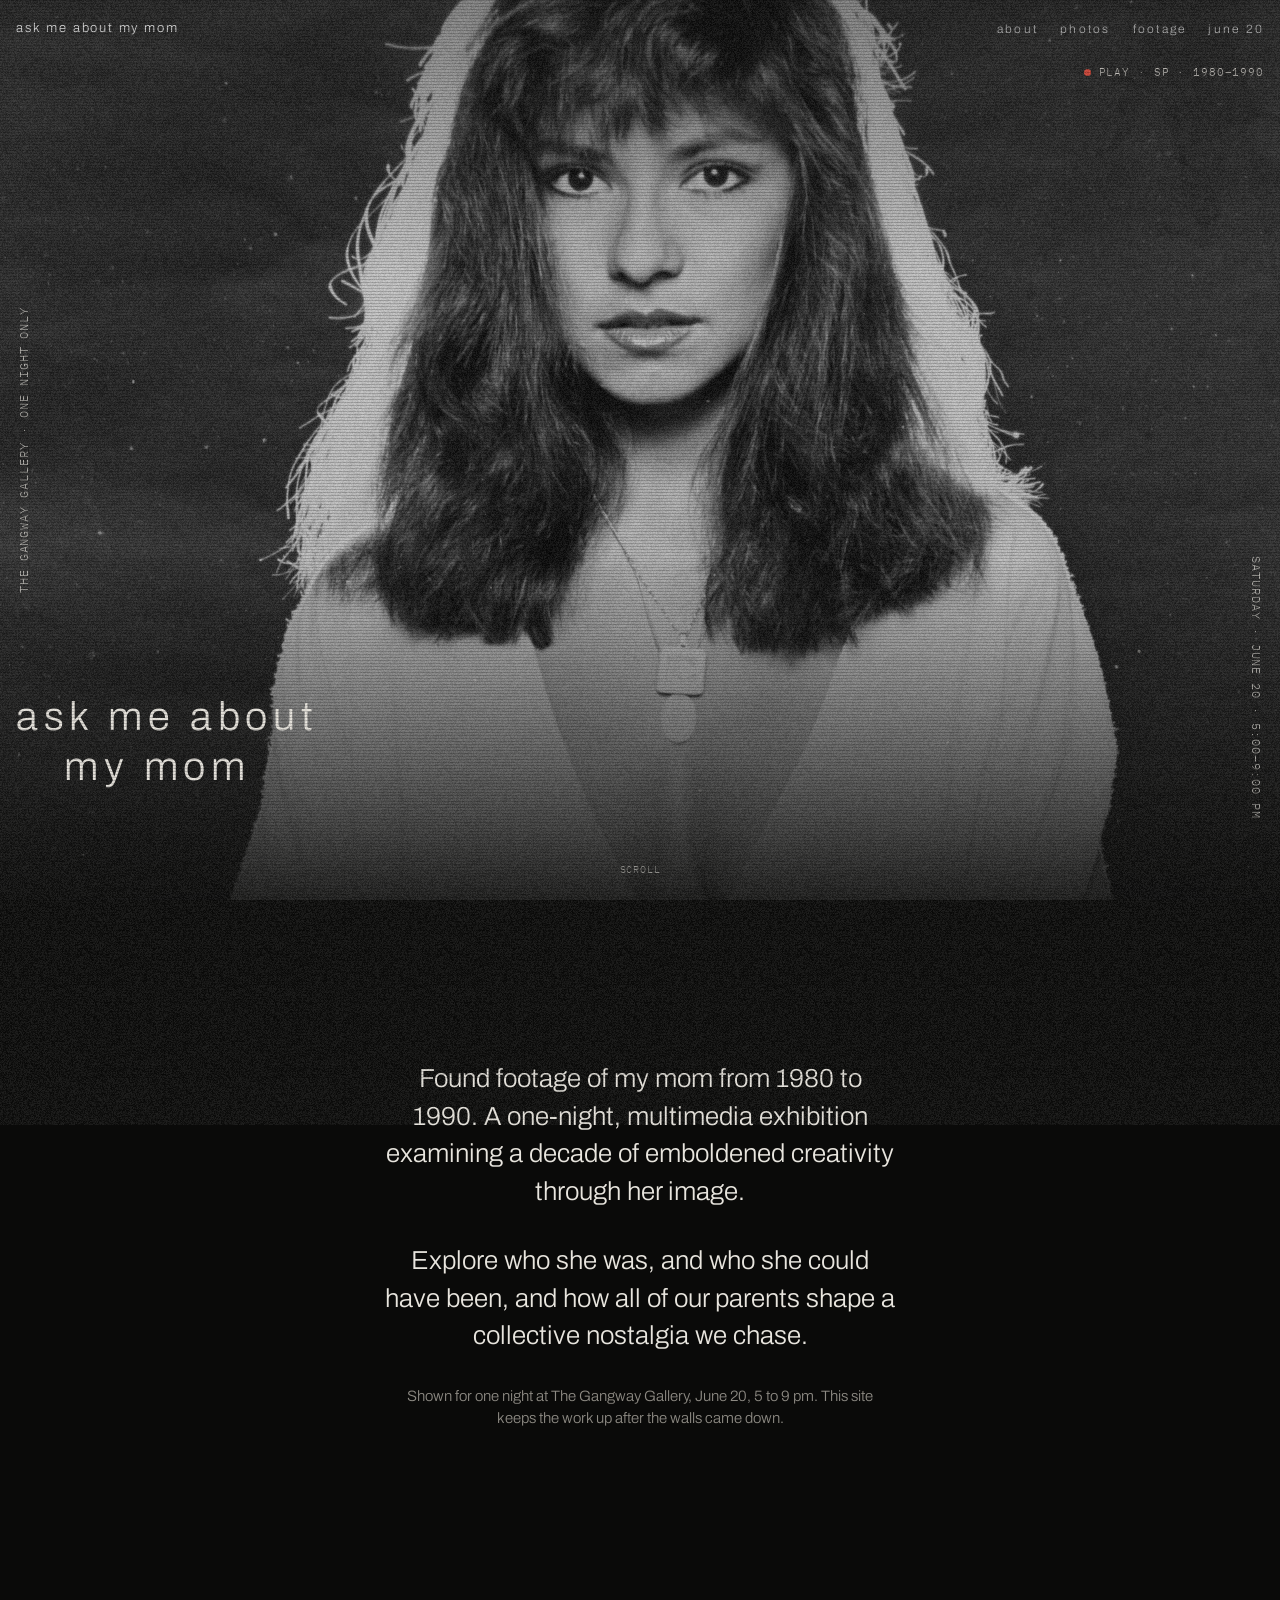
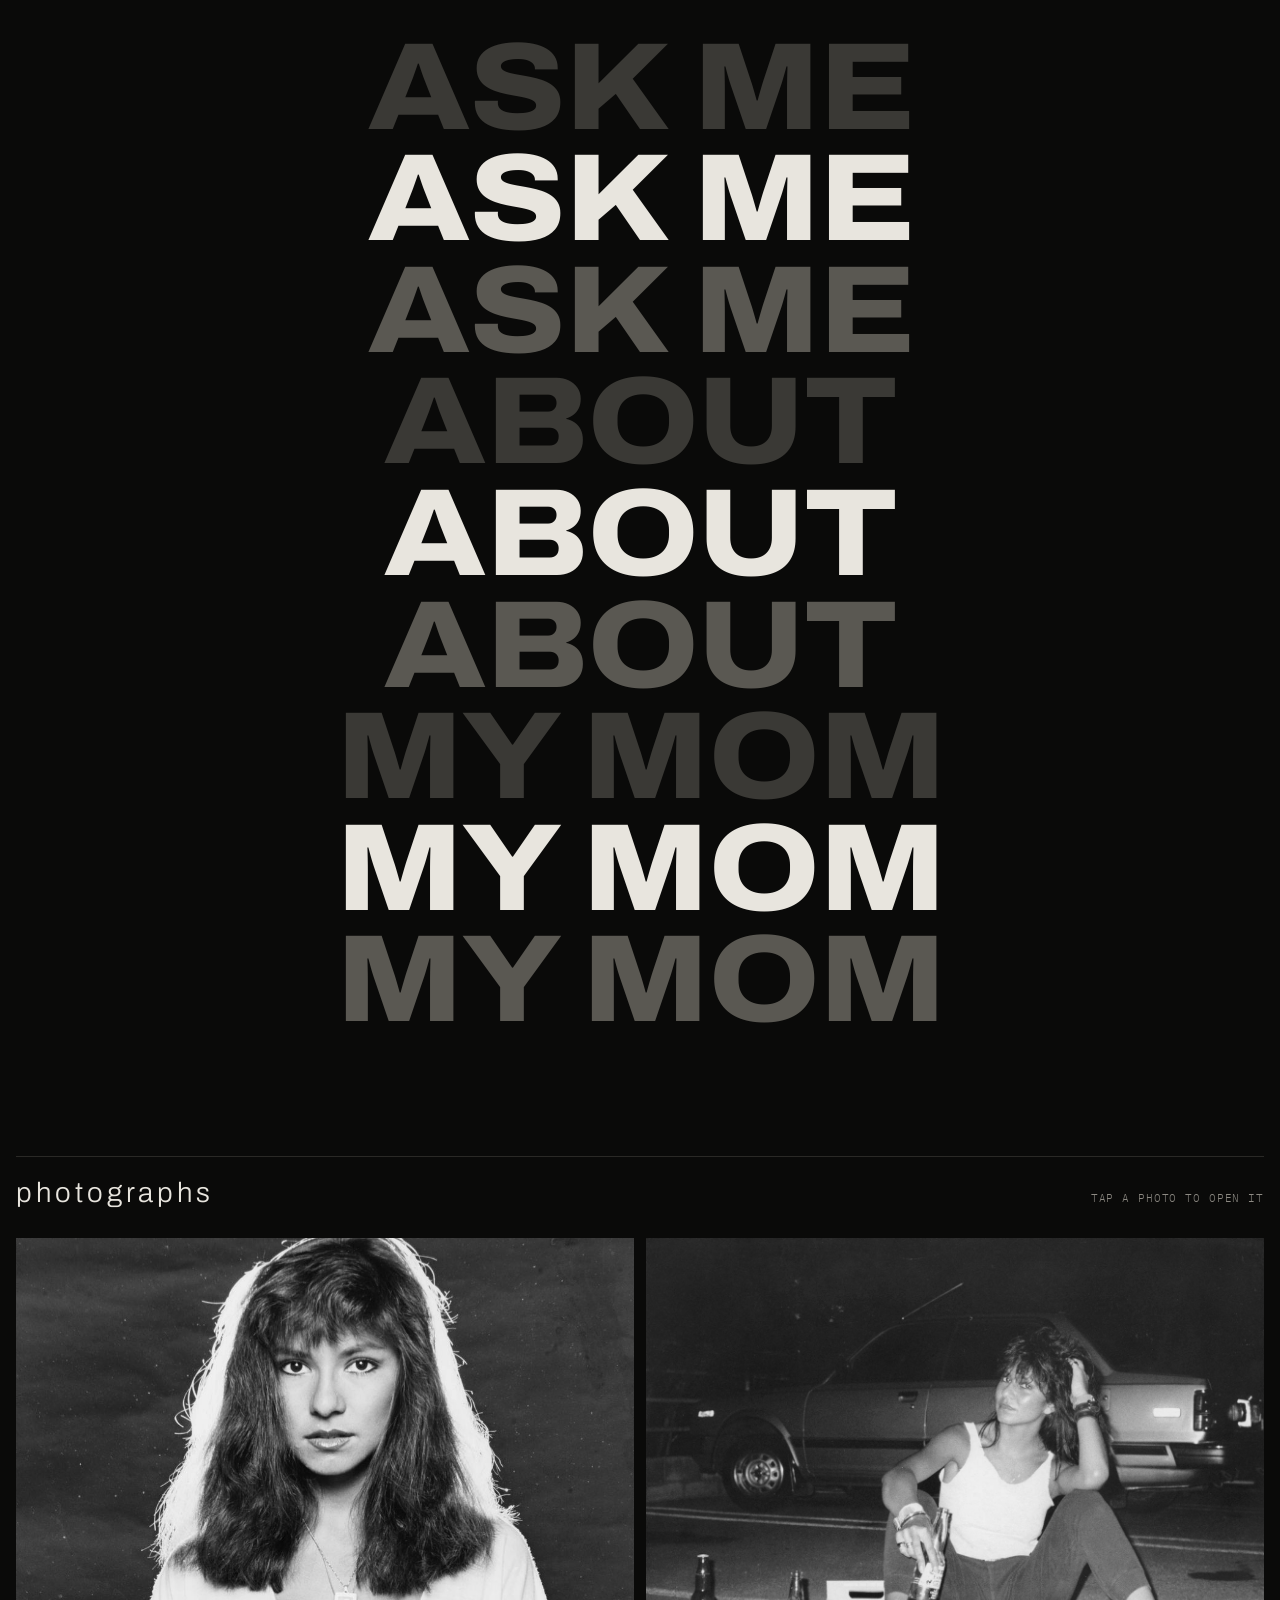
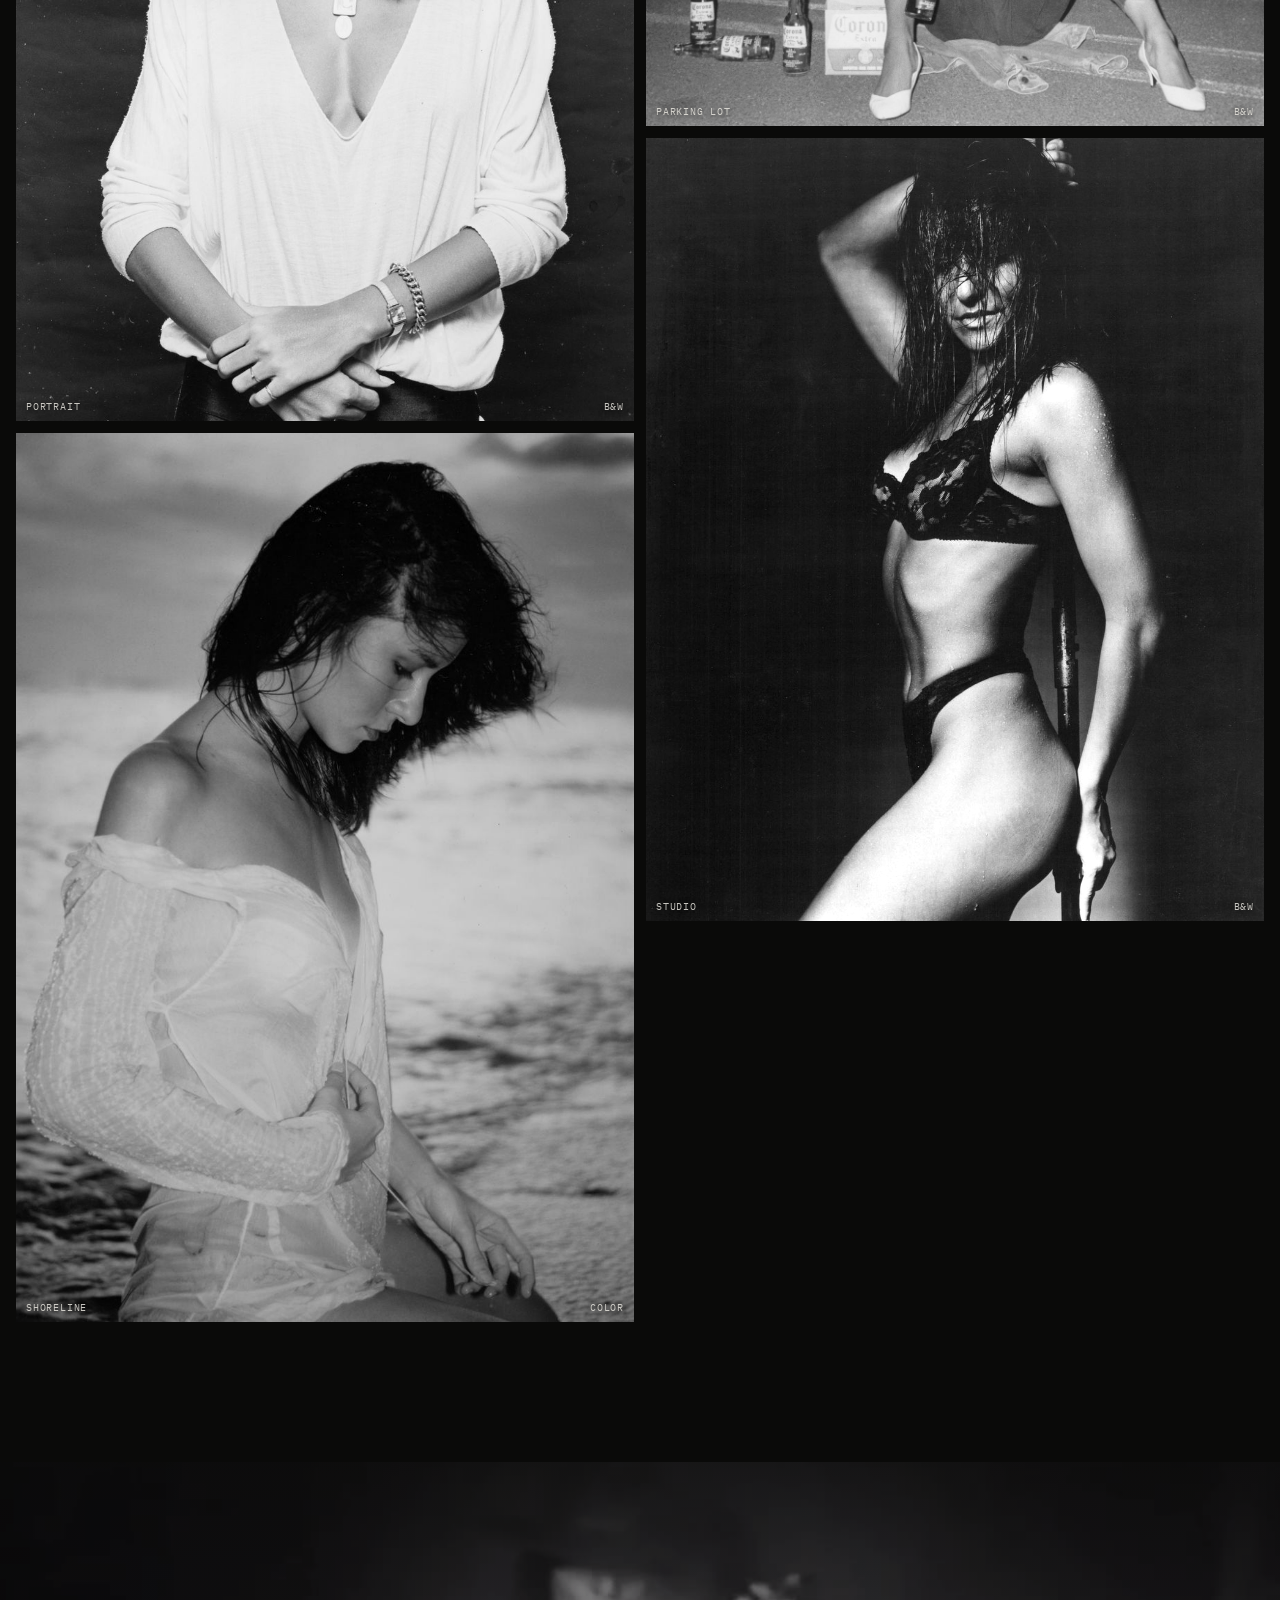
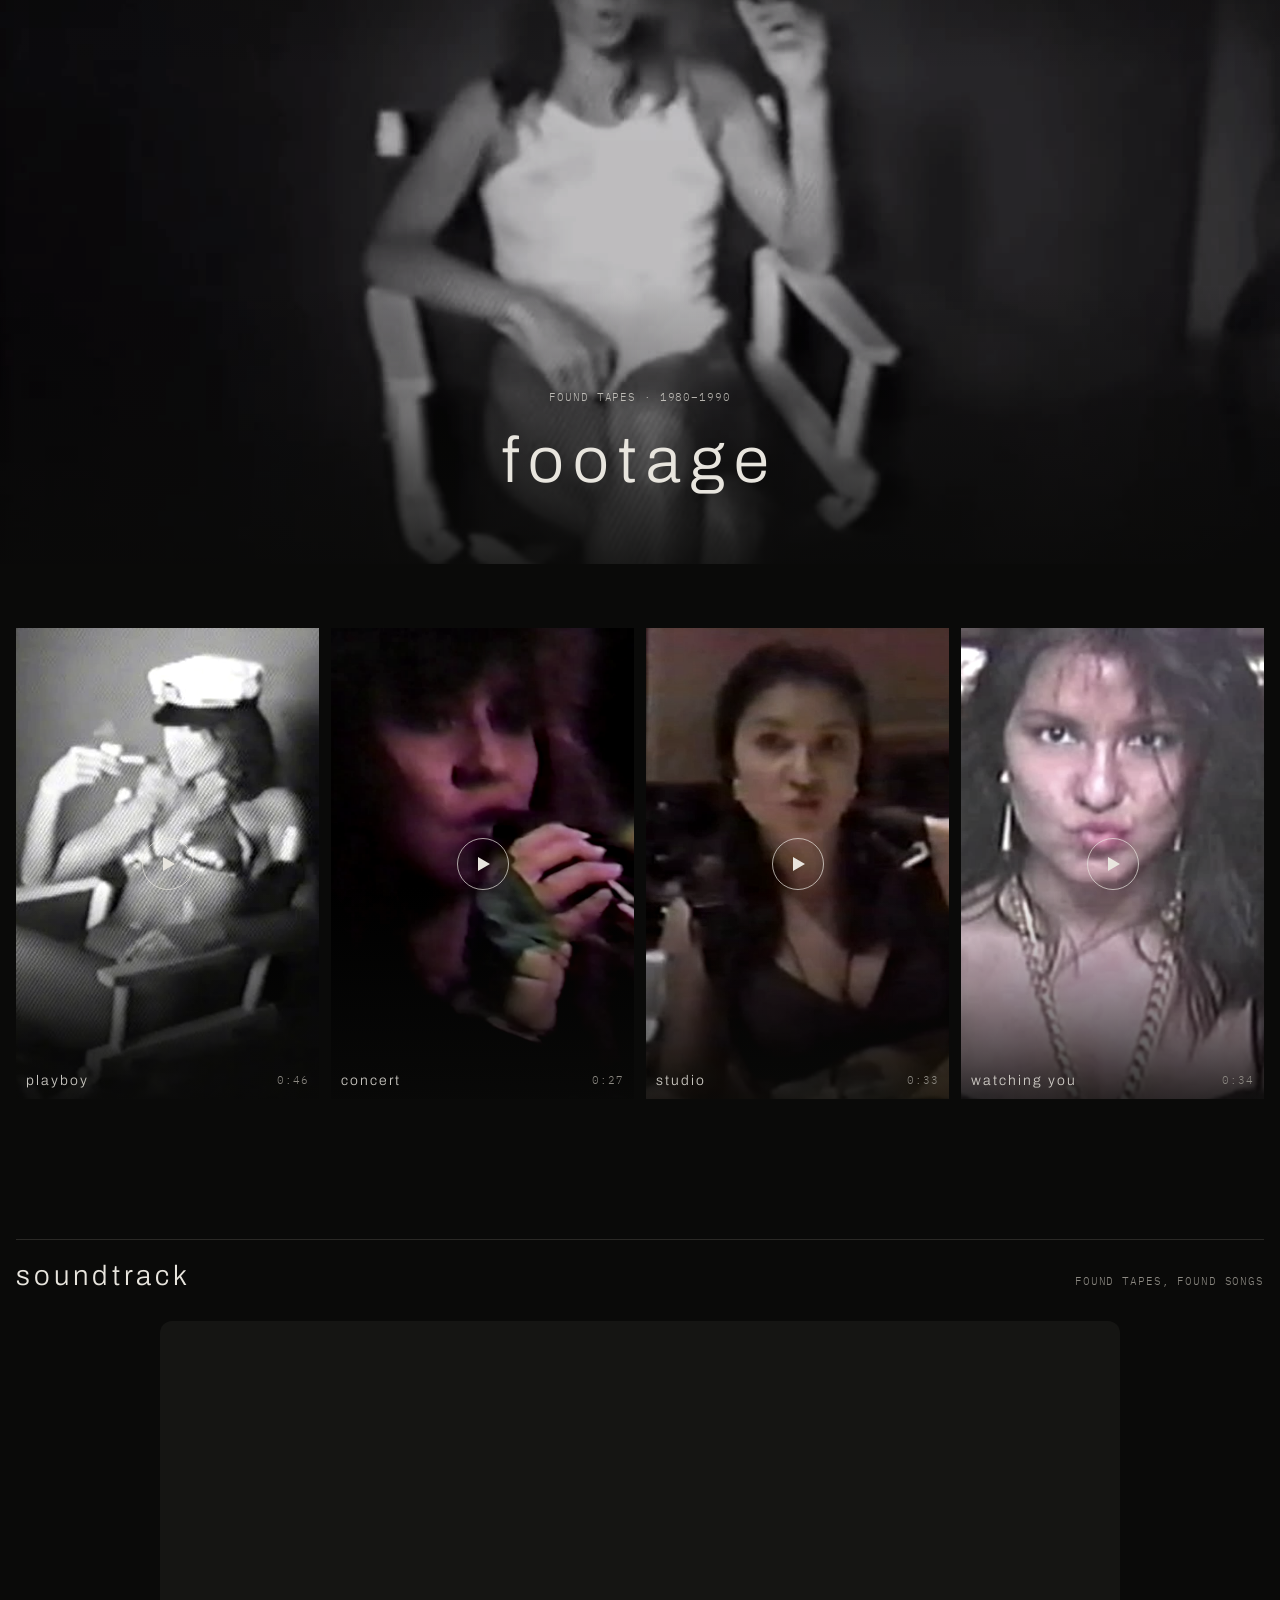
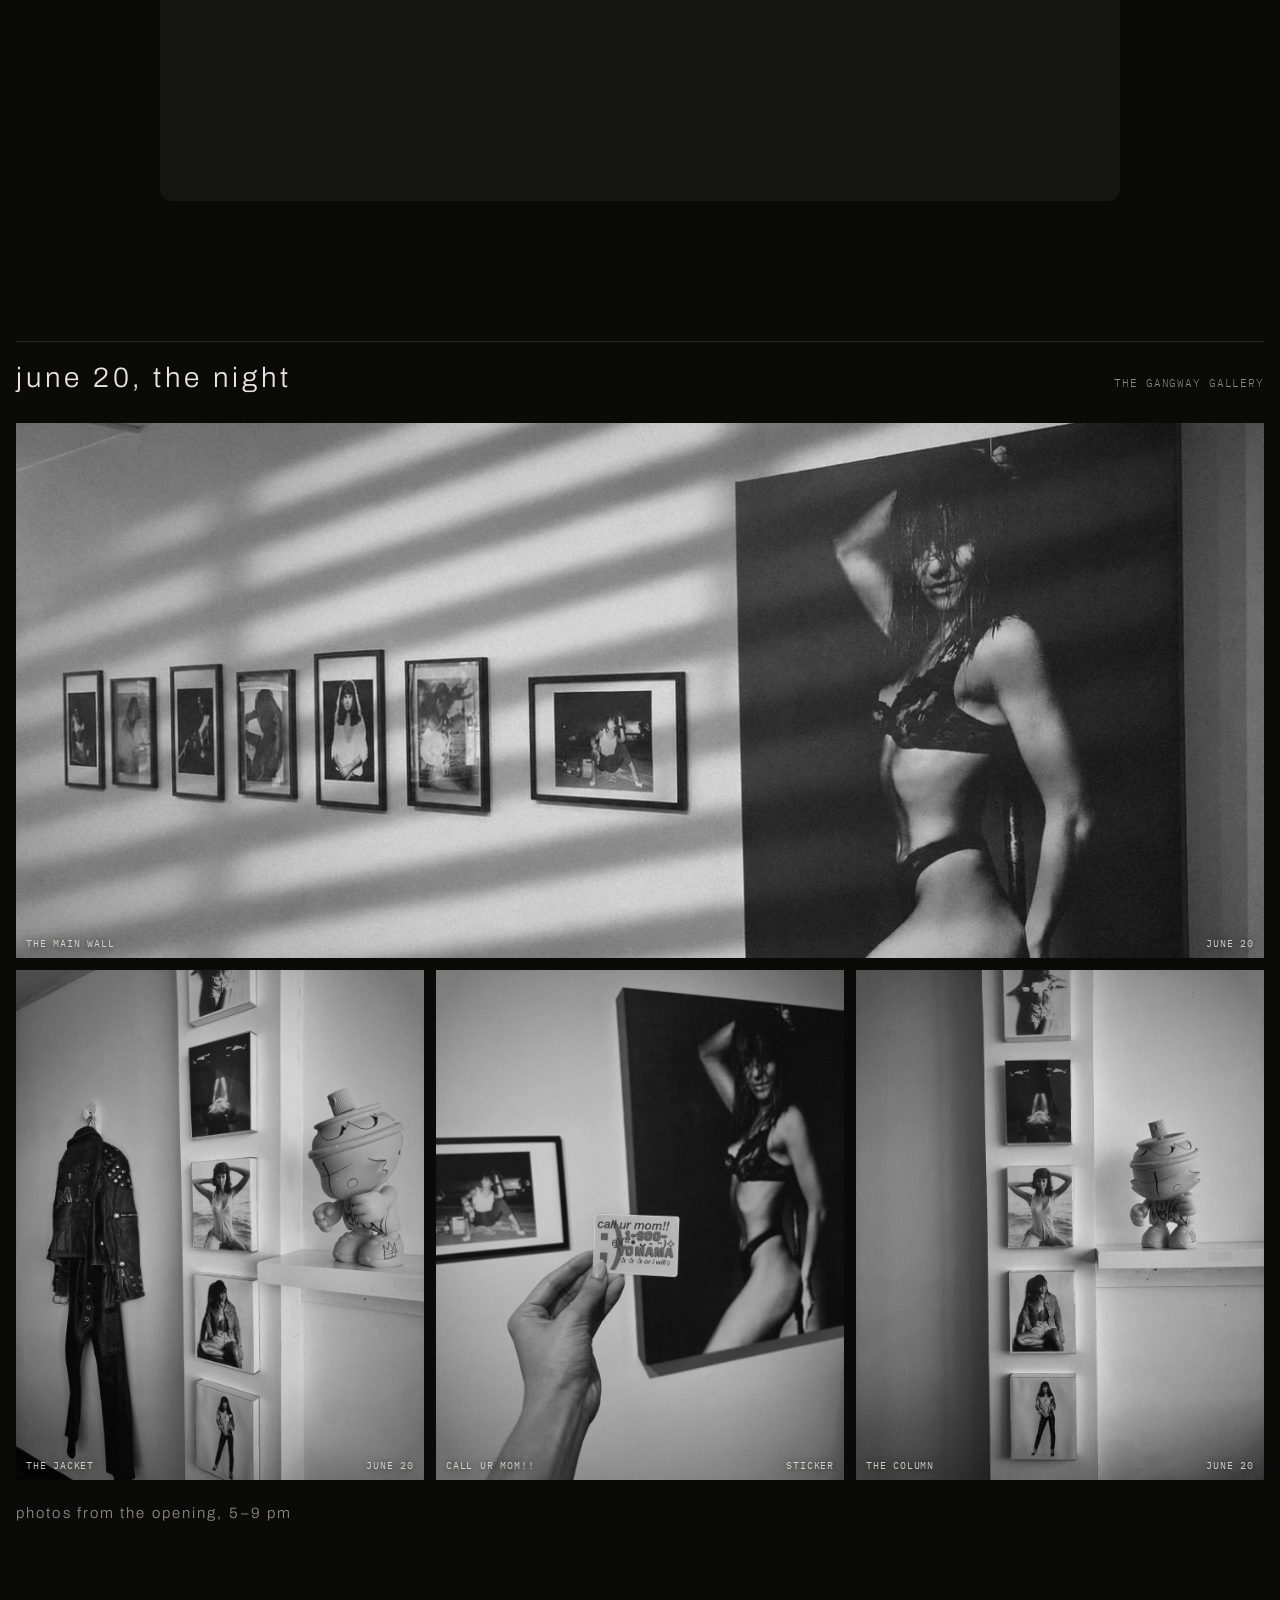
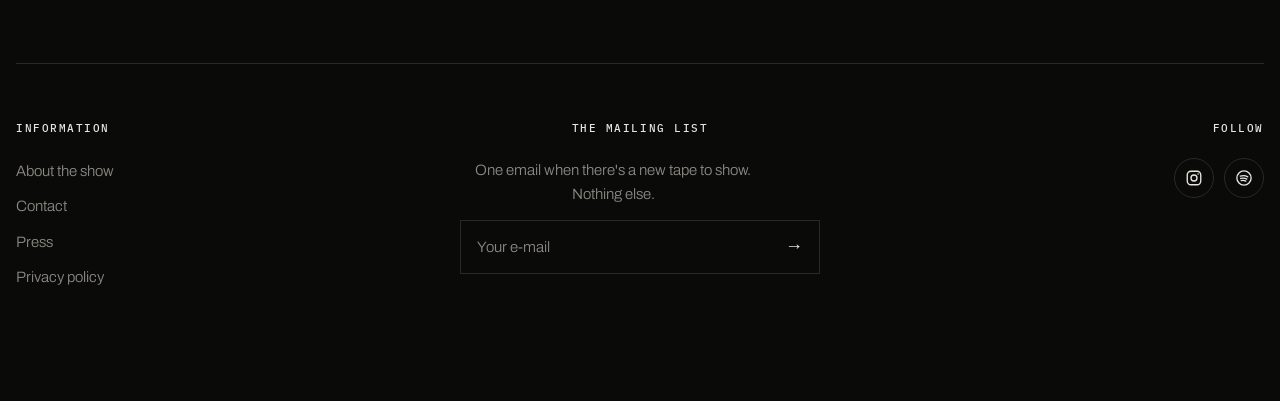
<file: index.html>
<!doctype html>
<html lang="en">
  <head>
    <meta charset="utf-8" />
    <meta name="viewport" content="width=device-width, initial-scale=1, viewport-fit=cover" />
    <meta
      name="description"
      content="A one-night exhibition of found footage and photographs of my mom, 1980 to 1990. The Gangway Gallery, June 20."
    />
    <link rel="canonical" href="https://lanasaldania.com/" />
    <meta property="og:type" content="website" />
    <meta property="og:site_name" content="ask me about my mom" />
    <meta property="og:url" content="https://lanasaldania.com/" />
    <meta property="og:title" content="ask me about my mom" />
    <meta
      property="og:description"
      content="Found footage of my mom from 1980 to 1990. A one-night exhibition at The Gangway Gallery."
    />
    <meta
      property="og:image"
      content="https://lanasaldania.com/media/og/og.jpg"
    />
    <meta property="og:image:width" content="1200" />
    <meta property="og:image:height" content="630" />
    <meta
      property="og:image:alt"
      content="Black and white portrait of a woman in a white blouse next to the words ask me about my mom"
    />
    <meta name="twitter:card" content="summary_large_image" />
    <meta name="twitter:title" content="ask me about my mom" />
    <meta
      name="twitter:description"
      content="Found footage of my mom from 1980 to 1990. A one-night exhibition at The Gangway Gallery."
    />
    <meta
      name="twitter:image"
      content="https://lanasaldania.com/media/og/og.jpg"
    />
    <link rel="icon" href="favicon.ico" sizes="any" />
    <link rel="icon" href="media/icons/favicon.svg" type="image/svg+xml" />
    <link rel="apple-touch-icon" href="media/icons/apple-touch-icon.png" />
    <meta name="theme-color" content="#0a0a09" />
    <title>ask me about my mom</title>
    <link rel="preconnect" href="https://fonts.googleapis.com" />
    <link rel="preconnect" href="https://fonts.gstatic.com" crossorigin />
    <link
      rel="stylesheet"
      href="https://fonts.googleapis.com/css2?family=Archivo:wdth,wght@62..125,200..900&family=IBM+Plex+Mono:wght@400;500&display=swap"
    />
    <link rel="stylesheet" href="css/style.css" />
  </head>
  <body>
    <div class="grain" id="grain" aria-hidden="true"></div>
    <div class="scan" aria-hidden="true"></div>

    <nav class="nav">
      <a class="mark label" href="#top">ask me about my mom</a>
      <ul class="label">
        <li><a href="#about">about</a></li>
        <li><a href="#photos">photos</a></li>
        <li><a href="#footage">footage</a></li>
        <li><a href="#night">june 20</a></li>
      </ul>
    </nav>

    <header class="hero" id="top">
      <img
        src="media/img/photos/portrait.jpg"
        alt="Black and white portrait of her in a loose white blouse"
        fetchpriority="high"
      />
      <div class="tc mono"><i></i>play · sp · 1980–1990</div>
      <div class="edge l mono">the gangway gallery · one night only</div>
      <h1 class="hero-title label"><span>ask me about</span><span>my mom</span></h1>
      <div class="edge r mono">saturday · june 20 · 5:00–9:00 pm</div>
      <div class="cue mono">scroll</div>
    </header>

    <main>
      <section class="wrap" id="about">
        <div class="statement">
          <div>
            <p>
              Found footage of my mom from 1980 to 1990. A one-night, multimedia exhibition
              examining a decade of emboldened creativity through her image.
            </p>
            <p>
              Explore who she was, and who she could have been, and how all of our parents shape a
              collective nostalgia we chase.
            </p>
            <p class="small">
              Shown for one night at The Gangway Gallery, June 20, 5 to 9 pm. This site keeps the
              work up after the walls came down.
            </p>
          </div>
        </div>
      </section>

      <section class="stack wrap" aria-label="ask me about my mom">
        <div class="stack-row" aria-hidden="true">
          <div class="stack-word"><span>ask me</span><span>ask me</span><span>ask me</span></div>
          <div class="stack-word"><span>about</span><span>about</span><span>about</span></div>
          <div class="stack-word"><span>my mom</span><span>my mom</span><span>my mom</span></div>
        </div>
      </section>

      <section class="wrap" id="photos">
        <div class="head">
          <h2 class="label">photographs</h2>
          <span class="mono">tap a photo to open it</span>
        </div>
        <div class="gallery" id="gallery">
          <button class="tile" type="button">
            <img
              src="media/img/photos/portrait-sm.jpg"
              data-full="media/img/photos/portrait.jpg"
              width="1010"
              height="1280"
              alt="Studio portrait in a loose white blouse"
              loading="lazy"
            />
            <figcaption><span>portrait</span><span>b&amp;w</span></figcaption>
          </button>
          <button class="tile" type="button">
            <img
              src="media/img/photos/beach3-sm.jpg"
              data-full="media/img/photos/beach3.jpg"
              width="890"
              height="1280"
              alt="Sitting at the water's edge at dusk in a sheer white shirt"
              loading="lazy"
            />
            <figcaption><span>shoreline</span><span>color</span></figcaption>
          </button>
          <button class="tile" type="button">
            <img
              src="media/img/photos/corona-sm.jpg"
              data-full="media/img/photos/corona.jpg"
              width="1280"
              height="1010"
              alt="Sitting on the pavement in front of a car at night with a bottle in hand"
              loading="lazy"
            />
            <figcaption><span>parking lot</span><span>b&amp;w</span></figcaption>
          </button>
          <button class="tile" type="button">
            <img
              src="media/img/photos/poledance-sm.jpg"
              data-full="media/img/photos/poledance.jpg"
              width="1010"
              height="1280"
              alt="Studio photo against a black backdrop, one arm raised over her head"
              loading="lazy"
            />
            <figcaption><span>studio</span><span>b&amp;w</span></figcaption>
          </button>
        </div>
      </section>

      <section class="tape-banner" id="footage" aria-label="Footage">
        <video
          id="bannerVideo"
          data-src="media/video/banner.mp4"
          data-poster="media/video/banner-poster.jpg"
          muted
          loop
          playsinline
          preload="none"
          aria-hidden="true"
        ></video>
        <div class="tape-banner-text">
          <p class="mono">found tapes · 1980–1990</p>
          <h2 class="label">footage</h2>
        </div>
      </section>

      <section class="wrap" aria-label="More tapes">
        <div class="reels">
          <button
            class="reel"
            type="button"
            data-video="media/video/playboy.mp4"
            data-title="playboy"
          >
            <img src="media/video/playboy-poster.jpg" alt="" loading="lazy" />
            <span class="play"></span>
            <span class="meta"><span class="label">playboy</span><span class="mono">0:46</span></span>
          </button>
          <button
            class="reel"
            type="button"
            data-video="media/video/concert.mp4"
            data-title="concert"
          >
            <img src="media/video/concert-poster.jpg" alt="" loading="lazy" />
            <span class="play"></span>
            <span class="meta"><span class="label">concert</span><span class="mono">0:27</span></span>
          </button>
          <button
            class="reel"
            type="button"
            data-video="media/video/studio.mp4"
            data-title="studio"
          >
            <img src="media/video/studio-poster.jpg" alt="" loading="lazy" />
            <span class="play"></span>
            <span class="meta"><span class="label">studio</span><span class="mono">0:33</span></span>
          </button>
          <button
            class="reel"
            type="button"
            data-video="media/video/watching-you.mp4"
            data-title="watching you"
          >
            <img src="media/video/watching-you-poster.jpg" alt="" loading="lazy" />
            <span class="play"></span>
            <span class="meta"><span class="label">watching you</span><span class="mono">0:34</span></span>
          </button>
        </div>
      </section>

      <section class="wrap" id="soundtrack">
        <div class="sound">
          <div class="head">
            <h2 class="label">soundtrack</h2>
            <span class="mono">found tapes, found songs</span>
          </div>
          <iframe
            title="Soundtrack on Spotify"
            src="https://open.spotify.com/embed/artist/2UXXBKdo0RpJl8Ia6xg3wf?utm_source=generator&amp;theme=0"
            allow="autoplay; clipboard-write; encrypted-media; fullscreen; picture-in-picture"
            loading="lazy"
          ></iframe>
        </div>
      </section>

      <section class="wrap" id="night">
        <div class="head">
          <h2 class="label">june 20, the night</h2>
          <span class="mono">the gangway gallery</span>
        </div>
        <div class="night">
          <button class="tile" type="button">
            <img
              src="media/img/night/wall-sm.jpg"
              data-full="media/img/night/wall.jpg"
              width="1280"
              height="960"
              alt="The main wall in afternoon light: blind shadows across a row of framed prints and a large canvas"
              loading="lazy"
            />
            <figcaption><span>the main wall</span><span>june 20</span></figcaption>
          </button>
          <button class="tile" type="button">
            <img
              src="media/img/night/jacket-sm.jpg"
              data-full="media/img/night/jacket.jpg"
              width="960"
              height="1280"
              alt="Studded leather jacket and pants hung beside a column of prints"
              loading="lazy"
            />
            <figcaption><span>the jacket</span><span>june 20</span></figcaption>
          </button>
          <button class="tile" type="button">
            <img
              src="media/img/night/sticker-sm.jpg"
              data-full="media/img/night/sticker.jpg"
              width="960"
              height="1280"
              alt="A pink "call ur mom!! 1-800-YOMAMA" sticker held up in front of the prints"
              loading="lazy"
            />
            <figcaption><span>call ur mom!!</span><span>sticker</span></figcaption>
          </button>
          <button class="tile" type="button">
            <img
              src="media/img/night/column-sm.jpg"
              data-full="media/img/night/column.jpg"
              width="960"
              height="1280"
              alt="A column of five black and white prints next to a mint figure on a shelf"
              loading="lazy"
            />
            <figcaption><span>the column</span><span>june 20</span></figcaption>
          </button>
        </div>
        <p class="night-note label">photos from the opening, 5–9 pm</p>
      </section>

      <div class="wrap">
        <footer>
          <div class="foot-cols">
            <div>
              <h3>information</h3>
              <ul class="foot-links">
                <li><a href="#about">About the show</a></li>
                <li><a href="#">Contact</a></li>
                <li><a href="#">Press</a></li>
                <li><a href="privacy.html">Privacy policy</a></li>
              </ul>
            </div>
            <div class="news">
              <h3>the mailing list</h3>
              <p>One email when there's a new tape to show. Nothing else.</p>
              <form id="newsForm" novalidate>
                <label for="newsEmail" class="sr">Email address</label>
                <input id="newsEmail" type="email" placeholder="Your e-mail" autocomplete="email" />
                <button type="submit" aria-label="Join the mailing list">&rarr;</button>
              </form>
              <div class="note mono" id="newsNote" aria-live="polite"></div>
            </div>
            <div class="follow">
              <h3>follow</h3>
              <div class="social">
                <a
                  href="https://www.instagram.com/askmeaboutmymom/"
                  target="_blank"
                  rel="noopener"
                  aria-label="Instagram"
                  ><svg viewBox="0 0 24 24" fill="none" stroke="currentColor" stroke-width="1.8">
                    <rect x="3" y="3" width="18" height="18" rx="5" />
                    <circle cx="12" cy="12" r="4" />
                    <circle cx="17.5" cy="6.5" r="1" fill="currentColor" stroke="none" /></svg
                ></a>
                <a
                  href="https://open.spotify.com/artist/2UXXBKdo0RpJl8Ia6xg3wf"
                  target="_blank"
                  rel="noopener"
                  aria-label="Spotify"
                  ><svg
                    viewBox="0 0 24 24"
                    fill="none"
                    stroke="currentColor"
                    stroke-width="1.8"
                    stroke-linecap="round"
                  >
                    <circle cx="12" cy="12" r="9.5" />
                    <path
                      d="M7 9.5c3.5-1.1 7.2-.8 10 .9M7.6 12.6c2.9-.8 5.8-.5 8.2.8M8.3 15.5c2.2-.5 4.3-.3 6.1.7"
                    /></svg
                ></a>
              </div>
            </div>
          </div>
          <div class="foot-base">
            <span class="mono">&copy; 2026 ask me about my mom</span>
            <span class="mono">1980 — 1990 · shown once</span>
          </div>
        </footer>
      </div>
    </main>

    <div class="vb" id="vb" hidden role="dialog" aria-modal="true" aria-label="Video player">
      <div class="vb-top">
        <span class="label" id="vbTitle"></span>
        <button id="vbClose" type="button">close</button>
      </div>
      <div class="vb-stage"><video id="vbVideo" controls playsinline preload="none"></video></div>
    </div>

    <div class="lb" id="lb" hidden role="dialog" aria-modal="true" aria-label="Photo viewer">
      <div class="lb-top">
        <span class="mono" id="lbCount">1 / 6</span
        ><button id="lbClose" type="button">close</button>
      </div>
      <div class="lb-stage" id="lbStage"><img id="lbImg" alt="" /></div>
      <div class="lb-bot">
        <button id="lbPrev" type="button">prev</button><span class="label" id="lbCap"></span
        ><button id="lbNext" type="button">next</button>
      </div>
    </div>

    <script src="js/main.js"></script>
  </body>
</html>
</file>
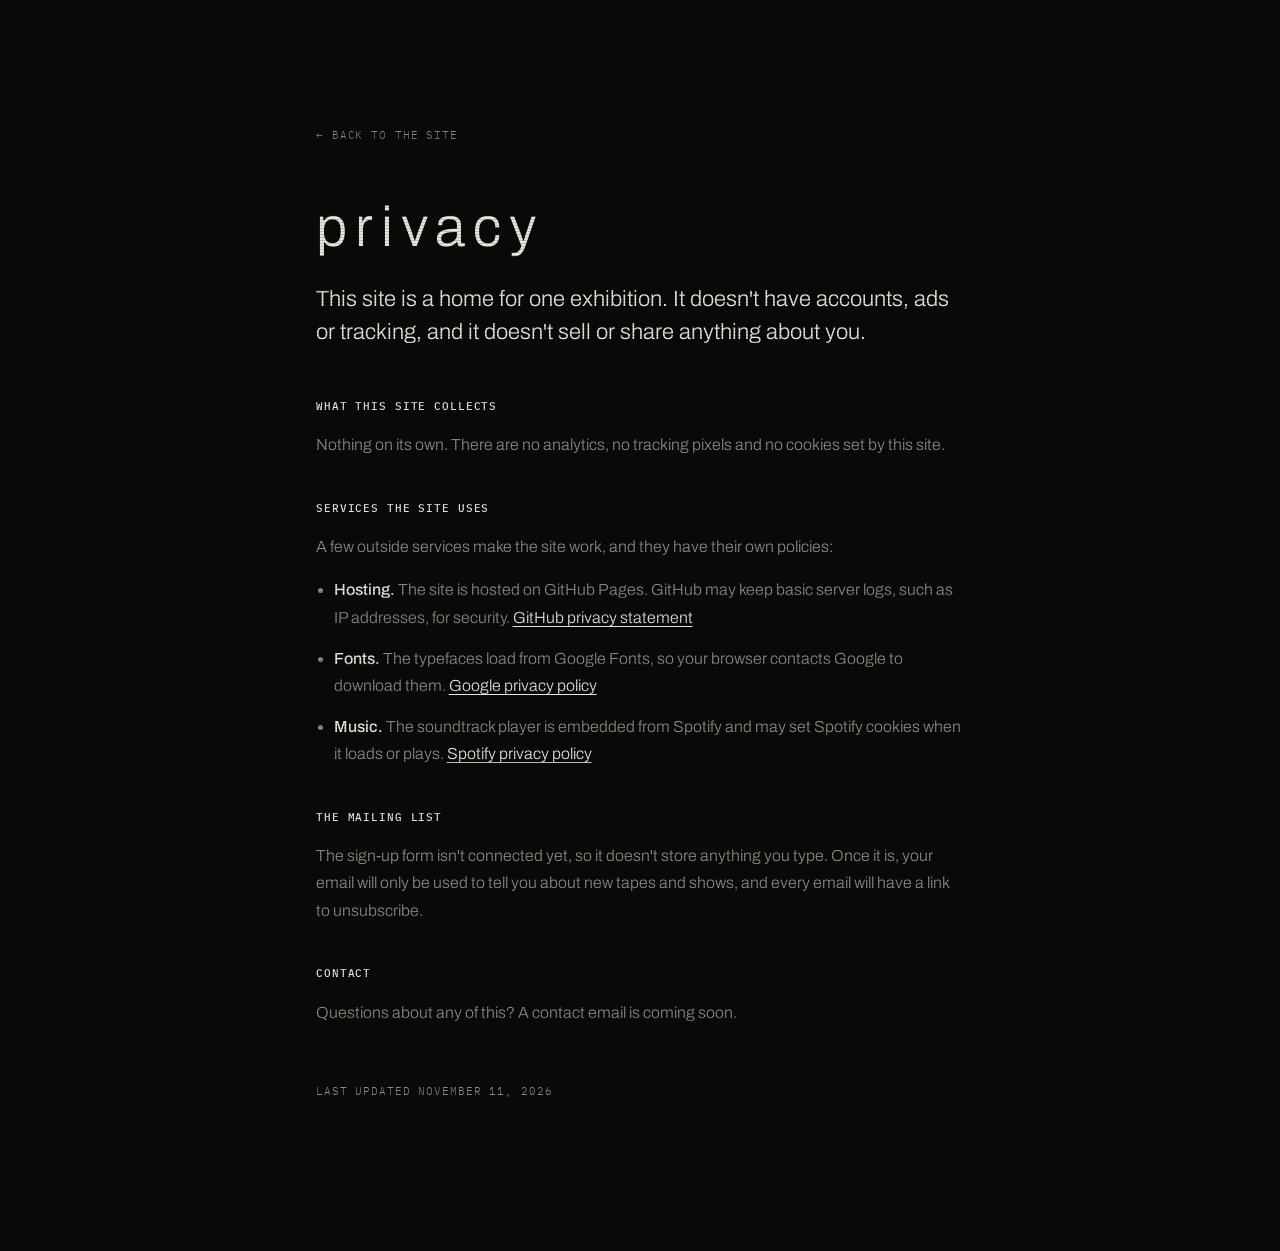
<file: privacy.html>
<!doctype html>
<html lang="en">
  <head>
    <meta charset="utf-8" />
    <meta name="viewport" content="width=device-width, initial-scale=1, viewport-fit=cover" />
    <meta name="description" content="Privacy policy for ask me about my mom." />
    <link rel="canonical" href="https://lanasaldania.com/privacy" />
    <link rel="icon" href="favicon.ico" sizes="any" />
    <link rel="icon" href="media/icons/favicon.svg" type="image/svg+xml" />
    <link rel="apple-touch-icon" href="media/icons/apple-touch-icon.png" />
    <meta name="theme-color" content="#0a0a09" />
    <title>privacy · ask me about my mom</title>
    <link rel="preconnect" href="https://fonts.googleapis.com" />
    <link rel="preconnect" href="https://fonts.gstatic.com" crossorigin />
    <link
      rel="stylesheet"
      href="https://fonts.googleapis.com/css2?family=Archivo:wdth,wght@62..125,200..900&family=IBM+Plex+Mono:wght@400;500&display=swap"
    />
    <link rel="stylesheet" href="css/style.css" />
  </head>
  <body>
    <div class="scan" aria-hidden="true"></div>

    <main class="wrap legal">
      <a class="legal-back mono" href="index.html">&larr; back to the site</a>

      <h1 class="label">privacy</h1>
      <p class="legal-lede">
        This site is a home for one exhibition. It doesn't have accounts, ads or tracking, and it
        doesn't sell or share anything about you.
      </p>

      <h2 class="mono">what this site collects</h2>
      <p>
        Nothing on its own. There are no analytics, no tracking pixels and no cookies set by this
        site.
      </p>

      <h2 class="mono">services the site uses</h2>
      <p>A few outside services make the site work, and they have their own policies:</p>
      <ul>
        <li>
          <strong>Hosting.</strong> The site is hosted on GitHub Pages. GitHub may keep basic
          server logs, such as IP addresses, for security.
          <a href="https://docs.github.com/en/site-policy/privacy-policies/github-general-privacy-statement">GitHub privacy statement</a>
        </li>
        <li>
          <strong>Fonts.</strong> The typefaces load from Google Fonts, so your browser contacts
          Google to download them.
          <a href="https://policies.google.com/privacy">Google privacy policy</a>
        </li>
        <li>
          <strong>Music.</strong> The soundtrack player is embedded from Spotify and may set
          Spotify cookies when it loads or plays.
          <a href="https://www.spotify.com/legal/privacy-policy/">Spotify privacy policy</a>
        </li>
      </ul>

      <h2 class="mono">the mailing list</h2>
      <p>
        The sign-up form isn't connected yet, so it doesn't store anything you type. Once it is,
        your email will only be used to tell you about new tapes and shows, and every email will
        have a link to unsubscribe.
      </p>

      <h2 class="mono">contact</h2>
      <p>Questions about any of this? A contact email is coming soon.</p>

      <p class="legal-date mono">last updated november 11, 2026</p>
    </main>
  </body>
</html>
</file>
<file: css/style.css>
/* Layout: full-bleed photo opener, then a single quiet column of text, an image wall, footage reels and the night itself. Monochrome, VHS grain over everything. */
:root {
  --ink: #0a0a09;
  --ink-2: #151513;
  --paper: #e8e5de;
  --dim: #8d8a83;
  --line: #2a2926;
  --rec: #d2483a;
  --display: 'Archivo', 'Helvetica Neue', Arial, sans-serif;
  --body: 'Archivo', 'Helvetica Neue', Arial, sans-serif;
  --mono: 'IBM Plex Mono', ui-monospace, Menlo, monospace;
  --gutter: max(16px, env(safe-area-inset-left, 0px));
  --gutter-r: max(16px, env(safe-area-inset-right, 0px));
  color-scheme: dark;
}
* {
  box-sizing: border-box;
}
[hidden] {
  display: none !important;
}
html {
  background: var(--ink);
}
body {
  margin: 0;
  background: var(--ink);
  color: var(--paper);
  font-family: var(--body);
  font-variation-settings: 'wdth' 100;
  font-weight: 300;
  font-size: 16px;
  line-height: 1.6;
  -webkit-font-smoothing: antialiased;
  overflow-x: hidden;
}
body::before {
  content: '';
  position: fixed;
  inset: 0 0 auto;
  height: env(safe-area-inset-top, 0px);
  z-index: 10;
  background: var(--ink);
}
a {
  color: inherit;
}
img {
  display: block;
  max-width: 100%;
}
:focus-visible {
  outline: 1px solid var(--paper);
  outline-offset: 3px;
}

/* grain + scanlines */
.grain {
  position: fixed;
  /* extra overscan so the grain still covers the screen while iPhone Safari's toolbars slide in and out */
  inset: -25%;
  z-index: 50;
  pointer-events: none;
  opacity: 0.09;
  background-size: 180px;
  will-change: transform;
  animation: grain 1s steps(6) infinite;
}
.scan {
  position: fixed;
  inset: -20vh 0;
  z-index: 49;
  pointer-events: none;
  background: repeating-linear-gradient(to bottom, rgba(0, 0, 0, 0.18) 0 1px, transparent 1px 3px);
}
/* while a photo or video is open full screen, hold the grain still */
body.viewing .grain {
  animation-play-state: paused;
}
@keyframes grain {
  0% {
    transform: translate(0, 0);
  }
  20% {
    transform: translate(-4%, 3%);
  }
  40% {
    transform: translate(3%, -5%);
  }
  60% {
    transform: translate(-2%, 6%);
  }
  80% {
    transform: translate(5%, 1%);
  }
  100% {
    transform: translate(0, 0);
  }
}

.sr {
  position: absolute;
  width: 1px;
  height: 1px;
  overflow: hidden;
  clip: rect(0 0 0 0);
  white-space: nowrap;
}
.label {
  font-family: var(--body);
  font-weight: 300;
  text-transform: lowercase;
  letter-spacing: 0.14em;
  line-height: 1.25;
}
.mono {
  font-family: var(--mono);
  font-size: 11px;
  letter-spacing: 0.08em;
  text-transform: uppercase;
  color: var(--dim);
}

/* nav */
.nav {
  position: fixed;
  top: env(safe-area-inset-top, 0px);
  left: 0;
  right: 0;
  z-index: 20;
  display: flex;
  justify-content: space-between;
  align-items: center;
  padding: 18px var(--gutter-r) 18px var(--gutter);
  mix-blend-mode: difference;
  color: #fff;
}
.nav .mark {
  font-size: 13px;
  text-decoration: none;
}
.nav ul {
  display: flex;
  gap: 22px;
  list-style: none;
  margin: 0;
  padding: 0;
}
.nav ul a {
  font-size: 12px;
  text-decoration: none;
  opacity: 0.75;
}
.nav ul a:hover {
  opacity: 1;
}
@media (max-width: 560px) {
  .nav ul {
    display: none;
  }
}

/* hero */
.hero {
  position: relative;
  height: 100svh;
  min-height: 560px;
  overflow: hidden;
  background: var(--ink);
}
.hero img {
  position: absolute;
  inset: 0;
  width: 100%;
  height: 100%;
  object-fit: cover;
  object-position: 50% 12%;
  filter: grayscale(1) contrast(1.06) brightness(0.82);
  transform: scale(1.06);
  animation: settle 2.6s cubic-bezier(0.2, 0.7, 0.2, 1) forwards;
}
@keyframes settle {
  to {
    transform: scale(1);
  }
}
.hero::after {
  content: '';
  position: absolute;
  inset: 0;
  background: linear-gradient(
    to bottom,
    rgba(10, 10, 9, 0.35),
    transparent 30%,
    transparent 62%,
    rgba(10, 10, 9, 0.9)
  );
}
.hero-title {
  position: absolute;
  z-index: 2;
  left: var(--gutter);
  bottom: clamp(48px, 9vh, 96px);
  font-size: clamp(22px, 3.4vw, 40px);
}
.hero-title span {
  display: block;
}
.hero-title span + span {
  padding-left: 1.2em;
}
.edge {
  position: absolute;
  z-index: 2;
  writing-mode: vertical-rl;
  font-size: 12px;
  color: rgba(232, 229, 222, 0.7);
}
.edge.l {
  left: calc(var(--gutter) - 2px);
  top: 50%;
  transform: translateY(-50%) rotate(180deg);
}
.edge.r {
  right: calc(var(--gutter-r) - 2px);
  bottom: clamp(48px, 9vh, 96px);
}
.tc {
  position: absolute;
  z-index: 2;
  right: var(--gutter-r);
  top: calc(64px + env(safe-area-inset-top, 0px));
  color: rgba(232, 229, 222, 0.8);
  display: flex;
  align-items: center;
  gap: 8px;
}
.tc i {
  width: 7px;
  height: 7px;
  border-radius: 50%;
  background: var(--rec);
  animation: blink 1.4s steps(2) infinite;
}
@keyframes blink {
  50% {
    opacity: 0;
  }
}
.cue {
  position: absolute;
  z-index: 2;
  left: 50%;
  bottom: 22px;
  transform: translateX(-50%);
  color: rgba(232, 229, 222, 0.55);
  font-size: 10px;
}

/* statement */
.wrap {
  padding-left: var(--gutter);
  padding-right: var(--gutter-r);
}
.statement {
  padding-block: clamp(80px, 14vw, 160px);
  max-width: 760px;
  margin: 0 auto;
  text-align: center;
}
.statement p {
  margin: 0 auto 1.2em;
  font-size: clamp(19px, 2.1vw, 26px);
  line-height: 1.45;
  max-width: 34ch;
  text-wrap: pretty;
}
.statement p.small {
  font-size: 15px;
  color: var(--dim);
  max-width: 52ch;
}

/* stacked type */
.stack {
  padding-block: 24px clamp(60px, 10vw, 120px);
  overflow: hidden;
}
.stack-row {
  display: flex;
  flex-direction: column;
  align-items: center;
  font-family: var(--display);
  font-weight: 800;
  font-variation-settings: 'wdth' 112;
  text-transform: uppercase;
  font-size: clamp(40px, 17vw, 124px);
  line-height: 0.9;
  letter-spacing: -0.01em;
  white-space: nowrap;
}
.stack-word {
  display: grid;
  justify-items: center;
}
.stack-word span:nth-child(1) {
  color: #3a3935;
}
.stack-word span:nth-child(2) {
  color: var(--paper);
}
.stack-word span:nth-child(3) {
  color: #5a5852;
}

/* section heads */
.head {
  display: flex;
  justify-content: space-between;
  align-items: baseline;
  gap: 16px;
  border-top: 1px solid var(--line);
  padding-block: 18px 28px;
  max-width: 1400px;
  margin: 0 auto;
}
.head h2 {
  margin: 0;
  font-size: clamp(20px, 2.4vw, 28px);
  font-weight: 300;
}

/* gallery */
.gallery {
  max-width: 1400px;
  margin: 0 auto;
  columns: 2 300px;
  column-gap: 12px;
  padding-bottom: clamp(80px, 12vw, 140px);
}
.tile {
  break-inside: avoid;
  margin: 0 0 12px;
  position: relative;
  cursor: zoom-in;
  background: var(--ink-2);
  overflow: hidden;
  display: block;
  width: 100%;
  padding: 0;
  border: 0;
  color: inherit;
  text-align: left;
}
.tile img {
  width: 100%;
  height: auto;
  filter: grayscale(1) contrast(1.05);
  transition:
    filter 0.7s ease,
    transform 0.9s cubic-bezier(0.2, 0.7, 0.2, 1);
}
.tile:hover img,
.tile:focus-visible img,
.tile.on img {
  filter: grayscale(0) contrast(1);
  transform: scale(1.02);
}
.tile figcaption {
  position: absolute;
  left: 10px;
  bottom: 8px;
  right: 10px;
  display: flex;
  justify-content: space-between;
  color: rgba(232, 229, 222, 0.85);
  font-family: var(--mono);
  font-size: 10px;
  letter-spacing: 0.08em;
  text-transform: uppercase;
  text-shadow: 0 1px 6px rgba(0, 0, 0, 0.7);
}
.ph {
  aspect-ratio: 4/5;
  display: grid;
  place-items: center;
  border: 1px dashed var(--line);
  background: repeating-linear-gradient(135deg, var(--ink-2) 0 10px, var(--ink) 10px 20px);
}
.ph.wide {
  aspect-ratio: 4/3;
}
.ph .mono {
  text-align: center;
}

/* footage: full-width banner */
.tape-banner {
  position: relative;
  isolation: isolate;
  height: min(78vh, 62vw);
  min-height: 360px;
  overflow: hidden;
  background: var(--ink-2);
  margin-bottom: clamp(32px, 5vw, 64px);
}
@media (max-width: 720px) {
  /* phones: let the footage run tall instead of a thin strip */
  .tape-banner {
    height: 72svh;
    min-height: 460px;
    max-height: 720px;
  }
}
.tape-banner video {
  opacity: 0;
  transition: opacity 1.6s ease;
  position: absolute;
  /* bleed a few pixels past the edges; the banner clips them. On iPhone the video and the
     dark overlay can round to different pixel edges, which leaves a light hairline. */
  inset: -3px;
  width: calc(100% + 6px);
  height: calc(100% + 6px);
  object-fit: cover;
  filter: saturate(0.8) contrast(1.05);
}
.tape-banner::after {
  content: '';
  position: absolute;
  inset: -3px;
  background:
    linear-gradient(to bottom, rgba(10, 10, 9, 0.55), transparent 30%, transparent 60%, rgba(10, 10, 9, 0.85)),
    rgba(10, 10, 9, 0.25);
}
.tape-banner-text {
  position: absolute;
  z-index: 2;
  inset: auto 0 clamp(32px, 7vh, 72px);
  display: grid;
  justify-items: center;
  gap: 14px;
  text-align: center;
  padding-left: max(16px, env(safe-area-inset-left, 0px));
  padding-right: max(16px, env(safe-area-inset-right, 0px));
}
.tape-banner-text p {
  margin: 0;
  color: rgba(232, 229, 222, 0.75);
}
.tape-banner-text h2 {
  margin: 0;
  font-size: clamp(32px, 5vw, 64px);
  font-weight: 300;
}
.tape-banner video.ready {
  opacity: 1;
}

/* footage: cards */
.reels {
  max-width: 1400px;
  margin: 0 auto;
  display: grid;
  grid-template-columns: repeat(4, minmax(0, 1fr));
  gap: 12px;
  padding-bottom: clamp(80px, 12vw, 140px);
}
@media (max-width: 900px) {
  .reels {
    grid-template-columns: repeat(2, minmax(0, 1fr));
  }
}
.reel {
  display: block;
  width: 100%;
  padding: 0;
  border: 0;
  color: inherit;
  text-align: left;
  font: inherit;
  cursor: pointer;
  position: relative;
  aspect-ratio: 9/14;
  overflow: hidden;
  background: var(--ink-2);
}
.reel img {
  width: 100%;
  height: 100%;
  object-fit: cover;
  filter: saturate(0.55) contrast(1.1);
}
.reel::after {
  content: '';
  position: absolute;
  inset: 0;
  background: linear-gradient(transparent 55%, rgba(10, 10, 9, 0.85));
}
.reel .play {
  position: absolute;
  z-index: 2;
  top: 50%;
  left: 50%;
  width: 52px;
  height: 52px;
  margin: -26px 0 0 -26px;
  border: 1px solid rgba(232, 229, 222, 0.7);
  border-radius: 50%;
  display: grid;
  place-items: center;
}
.reel .play::before {
  content: '';
  border-left: 12px solid var(--paper);
  border-top: 7px solid transparent;
  border-bottom: 7px solid transparent;
  margin-left: 3px;
}
.reel .meta {
  position: absolute;
  z-index: 2;
  left: 10px;
  right: 10px;
  bottom: 10px;
  display: flex;
  justify-content: space-between;
  gap: 8px;
  color: rgba(232, 229, 222, 0.85);
}
.reel .meta span:first-child {
  font-size: 14px;
}

/* the night */
.night {
  max-width: 1400px;
  margin: 0 auto;
  display: grid;
  grid-template-columns: repeat(3, minmax(0, 1fr));
  gap: 12px;
  padding-bottom: 24px;
}
.night .tile {
  margin: 0;
  aspect-ratio: 4 / 5;
}
.night .tile img {
  height: 100%;
  object-fit: cover;
}
/* the main wall runs wide across the top */
.night .tile:first-child {
  grid-column: 1 / -1;
  aspect-ratio: 21 / 9;
}
@media (max-width: 720px) {
  .night {
    grid-template-columns: 1fr 1fr;
  }
  .night .tile:first-child {
    aspect-ratio: 4 / 3;
  }
  .night .tile:last-child {
    grid-column: 1 / -1;
    aspect-ratio: 4 / 3;
  }
}
.night-note {
  max-width: 1400px;
  margin: 0 auto;
  padding-bottom: clamp(80px, 12vw, 140px);
  color: var(--dim);
  font-size: 15px;
}

/* soundtrack */
.sound {
  max-width: 1400px;
  margin: 0 auto;
  padding-bottom: clamp(80px, 12vw, 140px);
}
.sound iframe {
  display: block;
  width: 100%;
  max-width: 960px;
  height: 480px;
  margin: 0 auto;
  border: 0;
  border-radius: 12px;
  background: var(--ink-2);
}
@media (max-width: 720px) {
  .sound iframe {
    height: 420px;
  }
}

/* footer */
footer {
  max-width: 1400px;
  margin: 0 auto;
  border-top: 1px solid var(--line);
  padding-block: 56px calc(28px + env(safe-area-inset-bottom, 0px));
}
.foot-cols {
  display: grid;
  grid-template-columns: 1fr minmax(0, 360px) 1fr;
  gap: 40px;
}
.foot-cols > .news {
  text-align: center;
}
.news p {
  margin-inline: auto;
}
.news form {
  margin-inline: auto;
  text-align: left;
}
.foot-cols > .follow {
  justify-self: end;
  text-align: right;
}
.social {
  justify-content: flex-end;
}
.foot-cols h3 {
  margin: 0 0 20px;
  font-family: var(--mono);
  font-size: 11px;
  font-weight: 500;
  letter-spacing: 0.14em;
  text-transform: uppercase;
  color: var(--paper);
}
.foot-links {
  list-style: none;
  margin: 0;
  padding: 0;
  display: grid;
  gap: 10px;
}
.foot-links a {
  text-decoration: none;
  color: var(--dim);
  font-size: 15px;
}
.foot-links a:hover {
  color: var(--paper);
}
.news p {
  margin: 0 0 14px;
  color: var(--dim);
  font-size: 15px;
  max-width: 34ch;
}
.news form {
  display: flex;
  max-width: 360px;
  border: 1px solid var(--line);
}
.news input {
  flex: 1;
  min-width: 0;
  background: transparent;
  border: 0;
  color: var(--paper);
  font: inherit;
  font-size: 15px;
  padding: 14px 16px;
}
.news input::placeholder {
  color: var(--dim);
}
.news input:focus {
  outline: none;
}
.news form:focus-within {
  border-color: var(--dim);
}
.news button {
  background: none;
  border: 0;
  color: var(--paper);
  padding: 0 16px;
  cursor: pointer;
  font-size: 18px;
}
.news .note {
  margin-top: 10px;
  min-height: 1.4em;
}
.social {
  display: flex;
  gap: 10px;
  flex-wrap: wrap;
}
.social a {
  width: 40px;
  height: 40px;
  border-radius: 50%;
  border: 1px solid var(--line);
  display: grid;
  place-items: center;
  color: var(--paper);
  transition:
    border-color 0.2s,
    background 0.2s;
}
.social a:hover {
  border-color: var(--dim);
  background: var(--ink-2);
}
.social svg {
  width: 18px;
  height: 18px;
}
.foot-base {
  margin-top: 56px;
  display: flex;
  justify-content: space-between;
  flex-wrap: wrap;
  gap: 12px;
}
@media (max-width: 820px) {
  .foot-cols {
    grid-template-columns: 1fr;
    gap: 36px;
  }
  .foot-cols > .news,
  .foot-cols > .follow {
    text-align: left;
    justify-self: stretch;
  }
  .news p,
  .news form {
    margin-inline: 0;
  }
  .social {
    justify-content: flex-start;
  }
  .foot-base {
    margin-top: 40px;
  }
}

/* lightbox */
.lb {
  position: fixed;
  inset: 0;
  height: 100dvh;
  z-index: 60;
  background: var(--ink);
  display: grid;
  grid-template-rows: auto 1fr auto;
  padding: calc(14px + env(safe-area-inset-top, 0px)) var(--gutter-r)
    calc(14px + env(safe-area-inset-bottom, 0px)) var(--gutter);
}
.lb-top,
.lb-bot {
  display: flex;
  justify-content: space-between;
  align-items: center;
  gap: 12px;
}
.lb-stage {
  position: relative;
  min-height: 0;
  margin-block: 12px;
}
.lb-stage img {
  position: absolute;
  inset: 0;
  width: 100%;
  height: 100%;
  max-width: none;
  object-fit: contain;
}
.lb button {
  background: none;
  border: 1px solid var(--line);
  color: var(--paper);
  font-family: var(--mono);
  font-size: 11px;
  letter-spacing: 0.08em;
  text-transform: uppercase;
  padding: 10px 14px;
  cursor: pointer;
}
.lb button:hover {
  border-color: var(--dim);
}

/* ---------- scroll effects (only when motion is allowed; see .fx in script) ---------- */
#dust {
  position: fixed;
  top: 0;
  left: 0;
  width: 100%;
  height: 100lvh;
  z-index: 48;
  pointer-events: none;
}

/* 1. fade and rise */
.fx .rv {
  opacity: 0;
  transform: translateY(28px);
  transition:
    opacity 0.9s ease,
    transform 1.1s cubic-bezier(0.2, 0.7, 0.2, 1);
  transition-delay: var(--d, 0s);
}
.fx .rv.in {
  opacity: 1;
  transform: none;
}

/* 2. photos develop like a print in the tray */
.fx .tile img {
  transition:
    filter 1.4s ease,
    transform 0.9s cubic-bezier(0.2, 0.7, 0.2, 1);
}
.fx .tile:not(.dev) img {
  filter: grayscale(1) brightness(0.12) contrast(1.4) blur(6px);
  transform: scale(1.04);
}
.fx .tile.dev img {
  filter: grayscale(1) brightness(1) contrast(1.05) blur(0);
}
.fx .tile.dev:hover img,
.fx .tile.dev:focus-visible img,
.fx .tile.dev.on img {
  filter: grayscale(0) brightness(1) contrast(1) blur(0);
}
.fx .tile figcaption {
  transition: opacity 0.6s ease 1s;
}
.fx .tile:not(.dev) figcaption {
  opacity: 0;
}

/* 3. stacked type: rows switch on one at a time */
.fx .stack-word span {
  color: #1c1b19;
}
.fx .stack-word span.on {
  animation: track 0.5s steps(1, end) forwards;
}
.fx .stack-word span.on:nth-child(1) {
  --c: #3a3935;
}
.fx .stack-word span.on:nth-child(2) {
  --c: var(--paper);
}
.fx .stack-word span.on:nth-child(3) {
  --c: #5a5852;
}
@keyframes track {
  0% {
    color: var(--c);
    transform: translateX(-6px);
    clip-path: inset(0 0 55% 0);
  }
  20% {
    color: #1c1b19;
    transform: none;
    clip-path: none;
  }
  40% {
    color: var(--c);
    transform: translateX(4px);
    clip-path: inset(40% 0 0 0);
  }
  60% {
    color: var(--c);
    transform: none;
    clip-path: none;
  }
  100% {
    color: var(--c);
  }
}

@media (prefers-reduced-motion: reduce) {
  .grain,
  .hero img,
  .tc i {
    animation: none;
  }
  .hero img {
    transform: none;
  }
  .tile img {
    transition: none;
  }
}

.reel:not([data-video]) {
  cursor: default;
}
.reel:not([data-video]) .play {
  opacity: 0.35;
}
.reel img {
  transition: transform 0.6s cubic-bezier(0.2, 0.7, 0.2, 1);
}
.reel[data-video]:hover img,
.reel[data-video]:focus-visible img {
  transform: scale(1.04);
}

/* video viewer */
.vb {
  position: fixed;
  inset: 0;
  height: 100dvh;
  z-index: 60;
  background: var(--ink);
  display: grid;
  grid-template-rows: auto 1fr;
  padding: calc(14px + env(safe-area-inset-top, 0px)) max(16px, env(safe-area-inset-right, 0px))
    calc(14px + env(safe-area-inset-bottom, 0px)) max(16px, env(safe-area-inset-left, 0px));
}
.vb-top {
  display: flex;
  justify-content: space-between;
  align-items: center;
  gap: 12px;
}
.vb-stage {
  position: relative;
  min-height: 0;
  margin-top: 12px;
}
.vb-stage video {
  position: absolute;
  inset: 0;
  width: 100%;
  height: 100%;
  object-fit: contain;
  background: var(--ink);
}
.vb button {
  background: none;
  border: 1px solid var(--line);
  color: var(--paper);
  font-family: var(--mono);
  font-size: 11px;
  letter-spacing: 0.08em;
  text-transform: uppercase;
  padding: 10px 14px;
  cursor: pointer;
}
.vb button:hover {
  border-color: var(--dim);
}

/* privacy page */
.legal {
  max-width: 680px;
  margin: 0 auto;
  padding-block: clamp(48px, 10vw, 120px) clamp(80px, 12vw, 140px);
  font-size: 16px;
  line-height: 1.7;
}
.legal-back {
  display: inline-block;
  margin-bottom: 48px;
  text-decoration: none;
}
.legal-back:hover {
  color: var(--paper);
}
.legal h1 {
  margin: 0 0 20px;
  font-size: clamp(32px, 5vw, 56px);
  font-weight: 300;
}
.legal-lede {
  font-size: clamp(18px, 2vw, 22px);
  line-height: 1.5;
  color: var(--paper);
  margin: 0 0 48px;
}
.legal h2 {
  margin: 40px 0 10px;
  color: var(--paper);
  font-weight: 500;
}
.legal p:not(.legal-lede),
.legal li {
  color: var(--dim);
}
.legal ul {
  padding-left: 1.1em;
  display: grid;
  gap: 14px;
}
.legal strong {
  color: var(--paper);
  font-weight: 500;
}
.legal a:not(.legal-back) {
  color: var(--paper);
  text-underline-offset: 3px;
}
.legal-date {
  margin-top: 56px;
}
</file>
